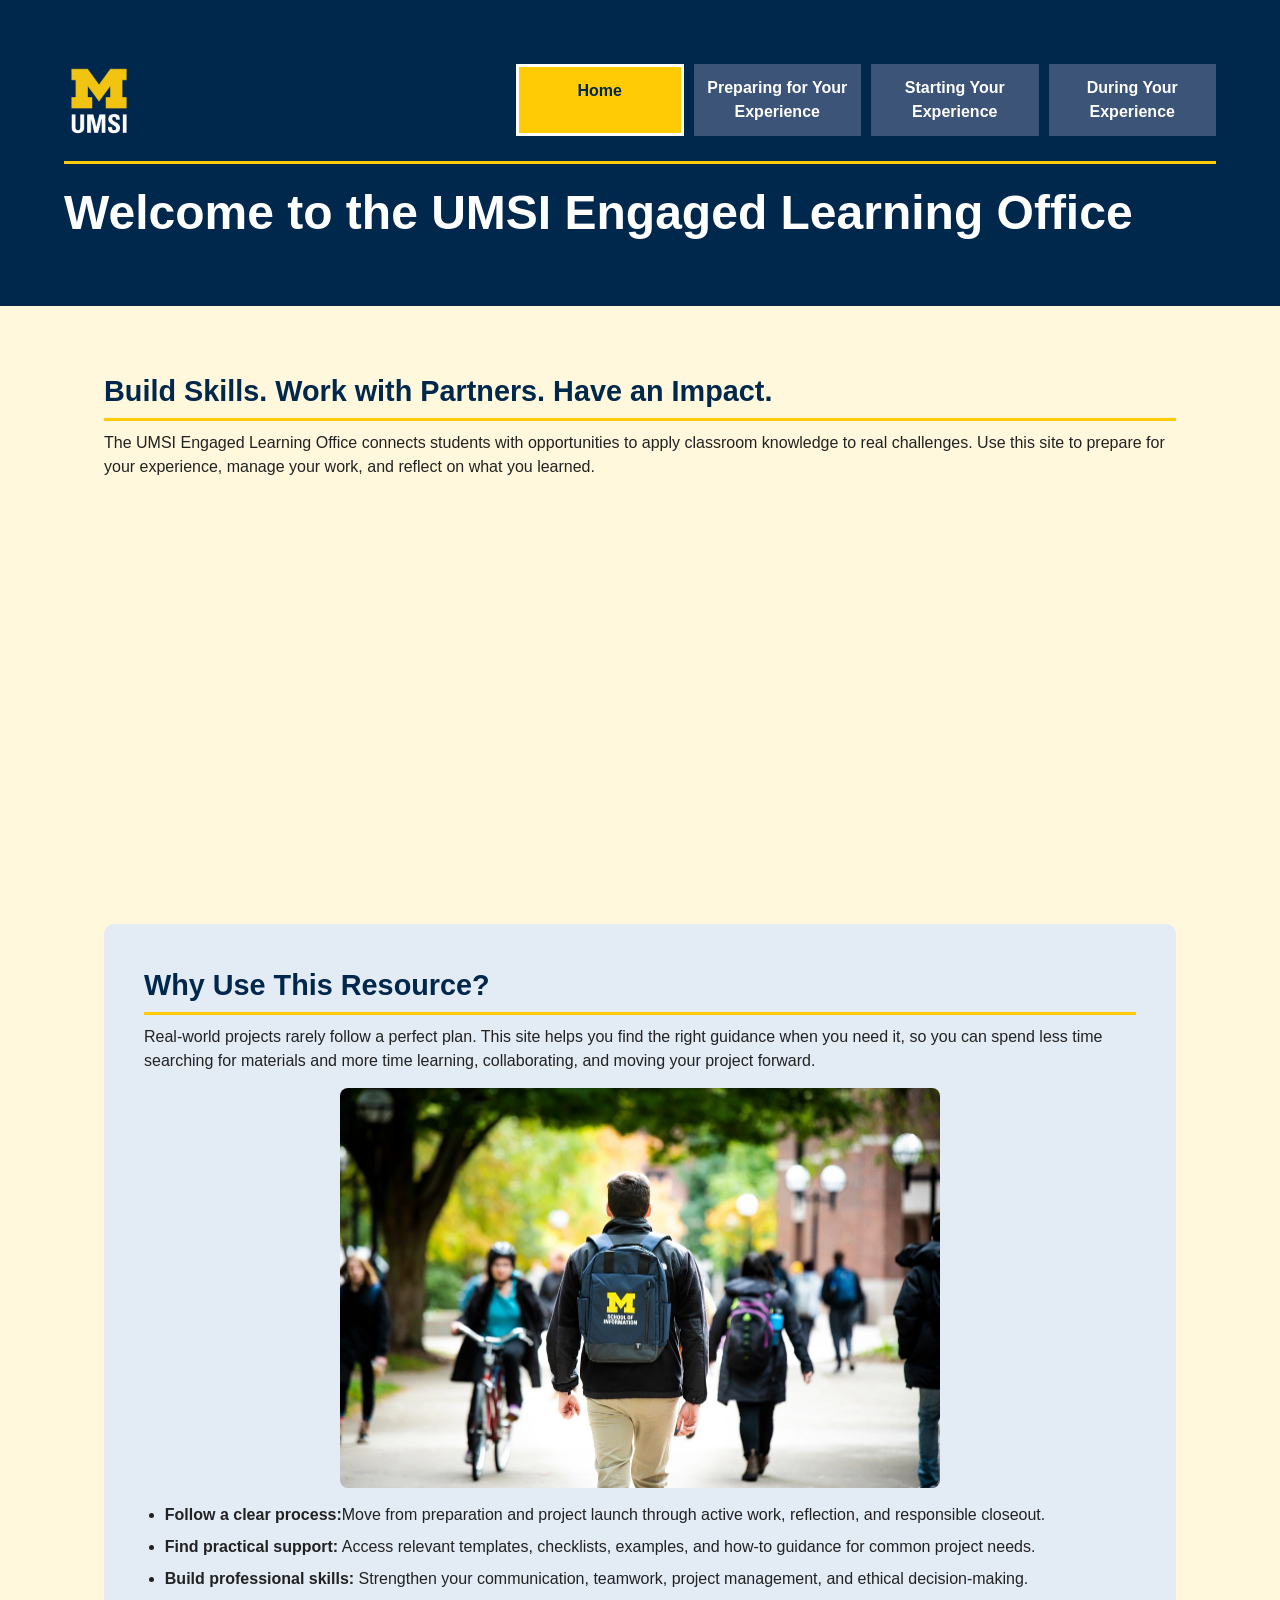
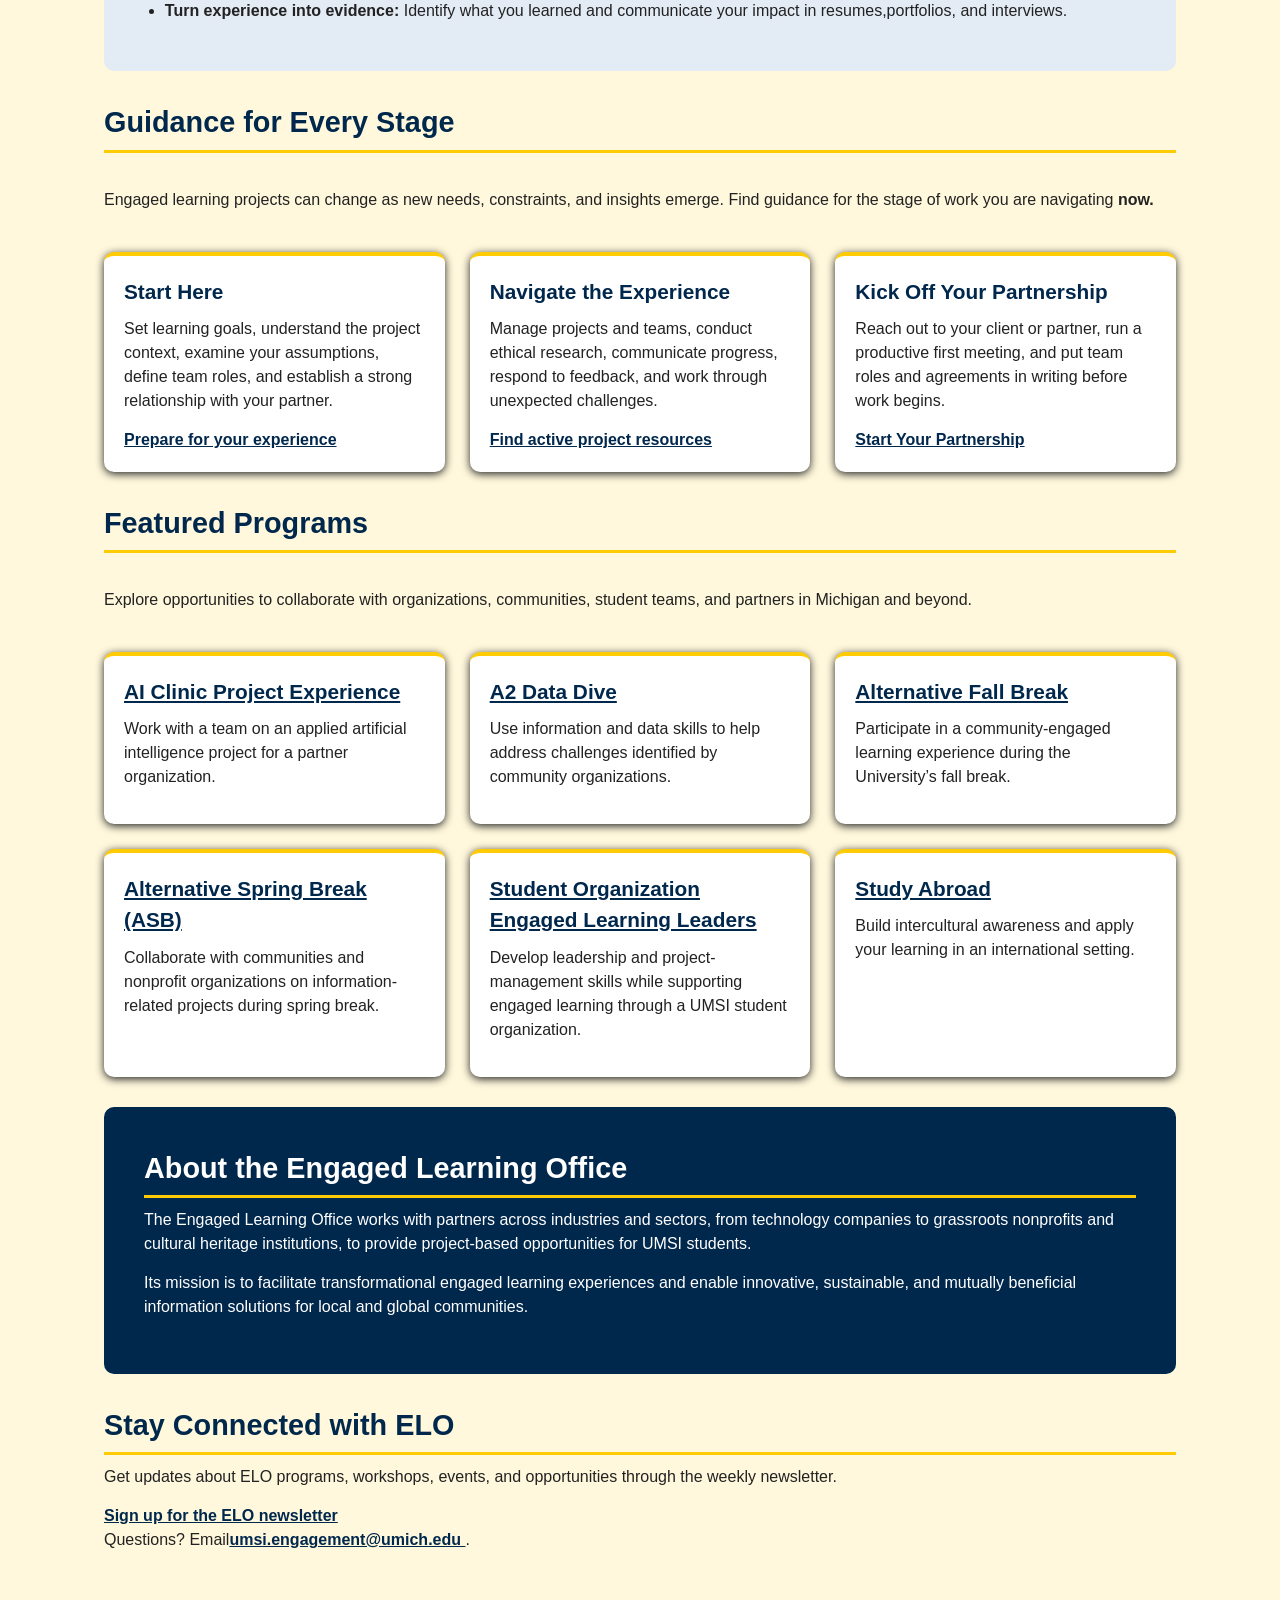
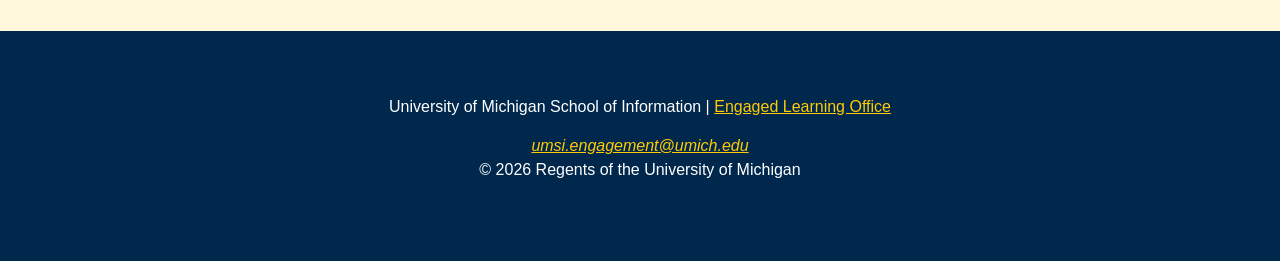
<file: index.html>
<!DOCTYPE html>
<html lang="en">
<head>
    <meta charset="UTF-8">
    <meta name="viewport" content="width=device-width, initial-scale=1.0">
    <link rel="stylesheet" href="css/html5reset.css">
    <link rel="stylesheet" href="css/style.css">
    <title>Engaged Learning Resources | UMSI</title>

</head>
<body>

    <header>
  <a href = "#main">Skip to Main Content</a>
        <img src="images/UMSI_signature_vertical_informal_solidblue.jpg" alt="UMSI Logo">
        <nav>
            <ul>
                <li><a href = "index.html" class="current">Home</a></li>
                <li><a href = "prep.html">Preparing for Your Experience</a></li>
                <li><a href = "starting.html">Starting Your Experience</a></li>
                <li><a href = "during.html">During Your Experience</a></li>
            </ul>
        </nav>
    <h1>Welcome to the UMSI Engaged Learning Office</h1>

    </header>
    <main id="main">
    <section>
      <h2>Build Skills. Work with Partners. Have an Impact.</h2>
      <p>
       The UMSI Engaged Learning Office connects students with opportunities to apply classroom knowledge to real challenges. Use this site to prepare for your experience, manage your work, and reflect on what you learned.
      </p>

      <iframe width="560" height="315" src="https://www.youtube.com/embed/81ZO9RfIJEQ?si=tBp82YWZMl1u7CVS" title="YouTube video player" allow="accelerometer; autoplay; clipboard-write; encrypted-media; gyroscope; picture-in-picture; web-share" referrerpolicy="strict-origin-when-cross-origin" allowfullscreen></iframe>
         <!-- Note: this iframe might cause an Axe ARIA error - that's not on you that's on YouTube! -->
    </section>

<section class="band">
    <h2>Why Use This Resource?</h2>

    <p>Real-world projects rarely follow a perfect plan. This site helps you find the right guidance when you need it, so you can spend less time searching for materials and more time learning, collaborating, and moving your project forward.
    </p>
        <img src="images/UMSI_CampusFall_UMSIBackpack_02.jpg" alt="A student wears a UMSI backpack in fall on the drag.">
    <ul>
        <li><strong>Follow a clear process:</strong>Move from preparation and project launch through active work, reflection, and responsible closeout.</li>
        <li><strong>Find practical support:</strong> Access relevant templates, checklists, examples, and how-to guidance for common project needs.</li>
        <li><strong>Build professional skills:</strong> Strengthen your communication, teamwork, project management, and ethical decision-making.</li>
        <li><strong>Turn experience into evidence:</strong> Identify what you learned and communicate your impact in resumes,portfolios, and interviews.</li>
    </ul>
</section>

 <section class="cards">
    <h2>Guidance for Every Stage</h2>
    <p>Engaged learning projects can change as new needs, constraints, and insights emerge. Find guidance for the stage of work you are navigating <strong>now.</strong></p>
    <article>
      <h3>Start Here</h3>
      <p>Set learning goals, understand the project context, examine your assumptions, define team roles, and establish a strong relationship with your partner.</p>
      <a href="prep.html">Prepare for your experience</a>
    </article>

    <article>
      <h3>Navigate the Experience</h3>
      <p>Manage projects and teams, conduct ethical research, communicate progress, respond to feedback, and work through unexpected challenges.</p>
      <a href="during.html">Find active project resources</a>
    </article>

    <article>
      <h3>Kick Off Your Partnership</h3>
      <p>Reach out to your client or partner, run a productive first meeting, and put team roles and agreements in writing before work begins.</p>
      <a href="starting.html">Start Your Partnership</a>
    </article>
  </section>

   <section class="cards">
    <h2>Featured Programs</h2>
    <p>Explore opportunities to collaborate with organizations, communities, student teams, and partners in Michigan and beyond.</p>
    <article>
    <h3><a href="https://mcompass.umich.edu/_portal/tds-program-brochure?programid=12810">AI Clinic Project Experience</a></h3>
    <p>Work with a team on an applied artificial intelligence project for a partner organization.</p>
    </article>

    <article>
    <h3><a href="https://mcompass.umich.edu/_portal/tds-program-brochure?programid=12556">A2 Data Dive</a></h3>
    <p>Use information and data skills to help address challenges identified by community organizations.</p>
    </article>

     <article>
      <h3><a href="https://mcompass.umich.edu/_portal/tds-program-brochure?programid=11297">Alternative Fall Break</a></h3>
      <p>Participate in a community-engaged learning experience during the University’s fall break.</p>
    </article>

    <article>
      <h3><a href="https://mcompass.umich.edu/_portal/tds-program-brochure?programid=10621">Alternative Spring Break (ASB)</a></h3>
       <p>Collaborate with communities and nonprofit organizations on information-related projects during spring break.</p>
    </article>

    <article>
      <h3><a href="https://mcompass.umich.edu/_portal/tds-program-brochure?programid=12294">Student Organization Engaged Learning Leaders</a></h3>
       <p>Develop leadership and project-management skills while supporting engaged learning through a UMSI student organization.</p>
    </article>

    <article>
      <h3><a href="https://www.si.umich.edu/student-life/study-abroad">Study Abroad</a></h3>
      <p>Build intercultural awareness and apply your learning in an international setting. </p>
    </article>
   </section>
  <section class="dark">
    <h2>About the Engaged Learning Office</h2>
    <p>The Engaged Learning Office works with partners across industries and sectors, from technology companies to grassroots nonprofits and cultural heritage institutions, to provide project-based opportunities for UMSI students.</p>
    <p>Its mission is to facilitate transformational engaged learning experiences and enable innovative, sustainable, and mutually beneficial information solutions for local and global communities.</p>
  </section>
  <aside>
    <h2>Stay Connected with ELO</h2>
    <p>Get updates about ELO programs, workshops, events, and opportunities through the weekly newsletter.</p>
    <div>
       <a href="https://umsi.info/elo-newsletter"> Sign up for the ELO newsletter</a>
    </div>
    <p>Questions? Email<a href="mailto:umsi.engagement@umich.edu">umsi.engagement@umich.edu </a>.</p>
  </aside>


        <!-- Content taken & modified from UMGPT with the prompt, "Write me a webpage of intro content to help meet the following requirements - this is for the home page": and then pasted in the client objectives & project requirements"
        UMGPT. (2026). UMGPT ( GPT-5.6 Sol September 7th version) [Large language model]. -->
    </main>
    <footer>
        <p>University of Michigan School of Information | <a href="https://www.si.umich.edu/programs/engaged-learning/about-engaged-learning-office">Engaged Learning Office </a></p>
      <address>
        <a href="mailto:umsi.engagement@umich.edu">umsi.engagement@umich.edu</a>
      </address>
      <p>&copy; <span id="year">2026</span> Regents of the University of Michigan</p>
    </footer>
    <script src="js/script.js"></script>
</body>
</html>
</file>
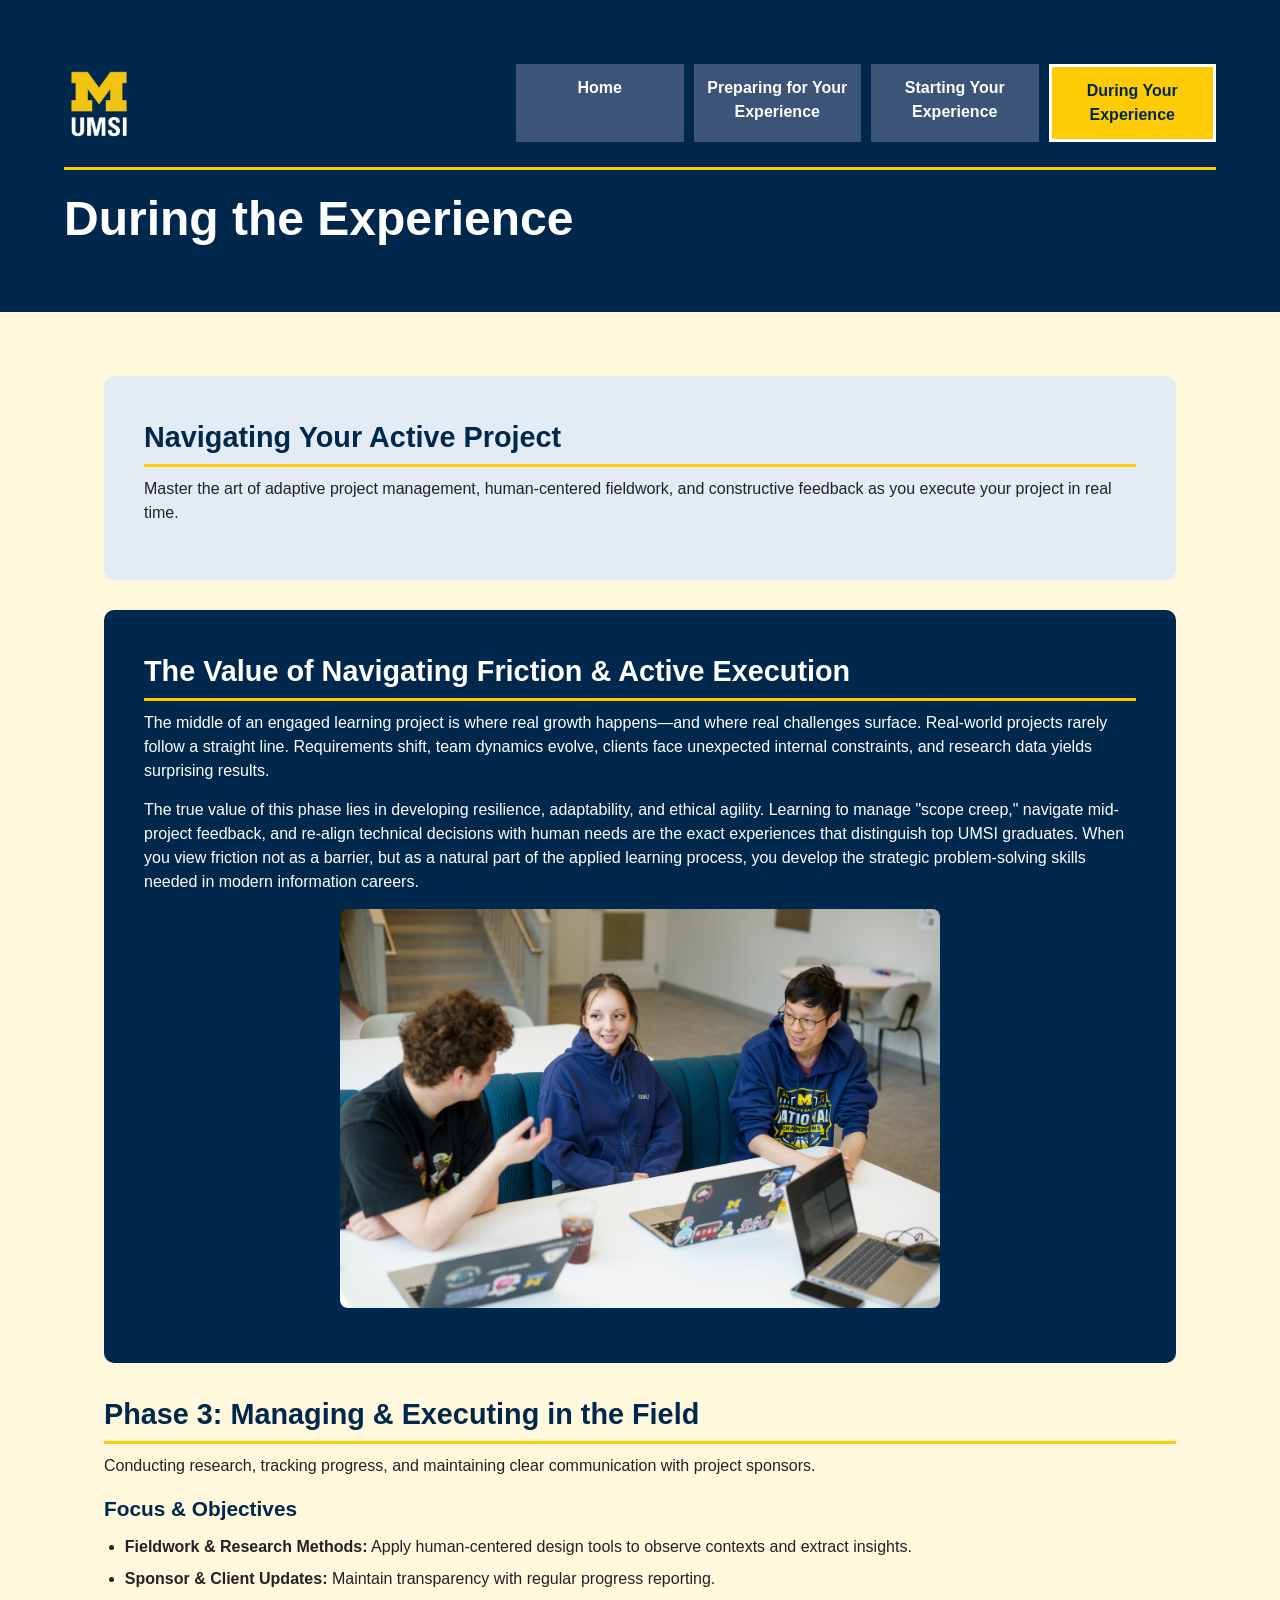
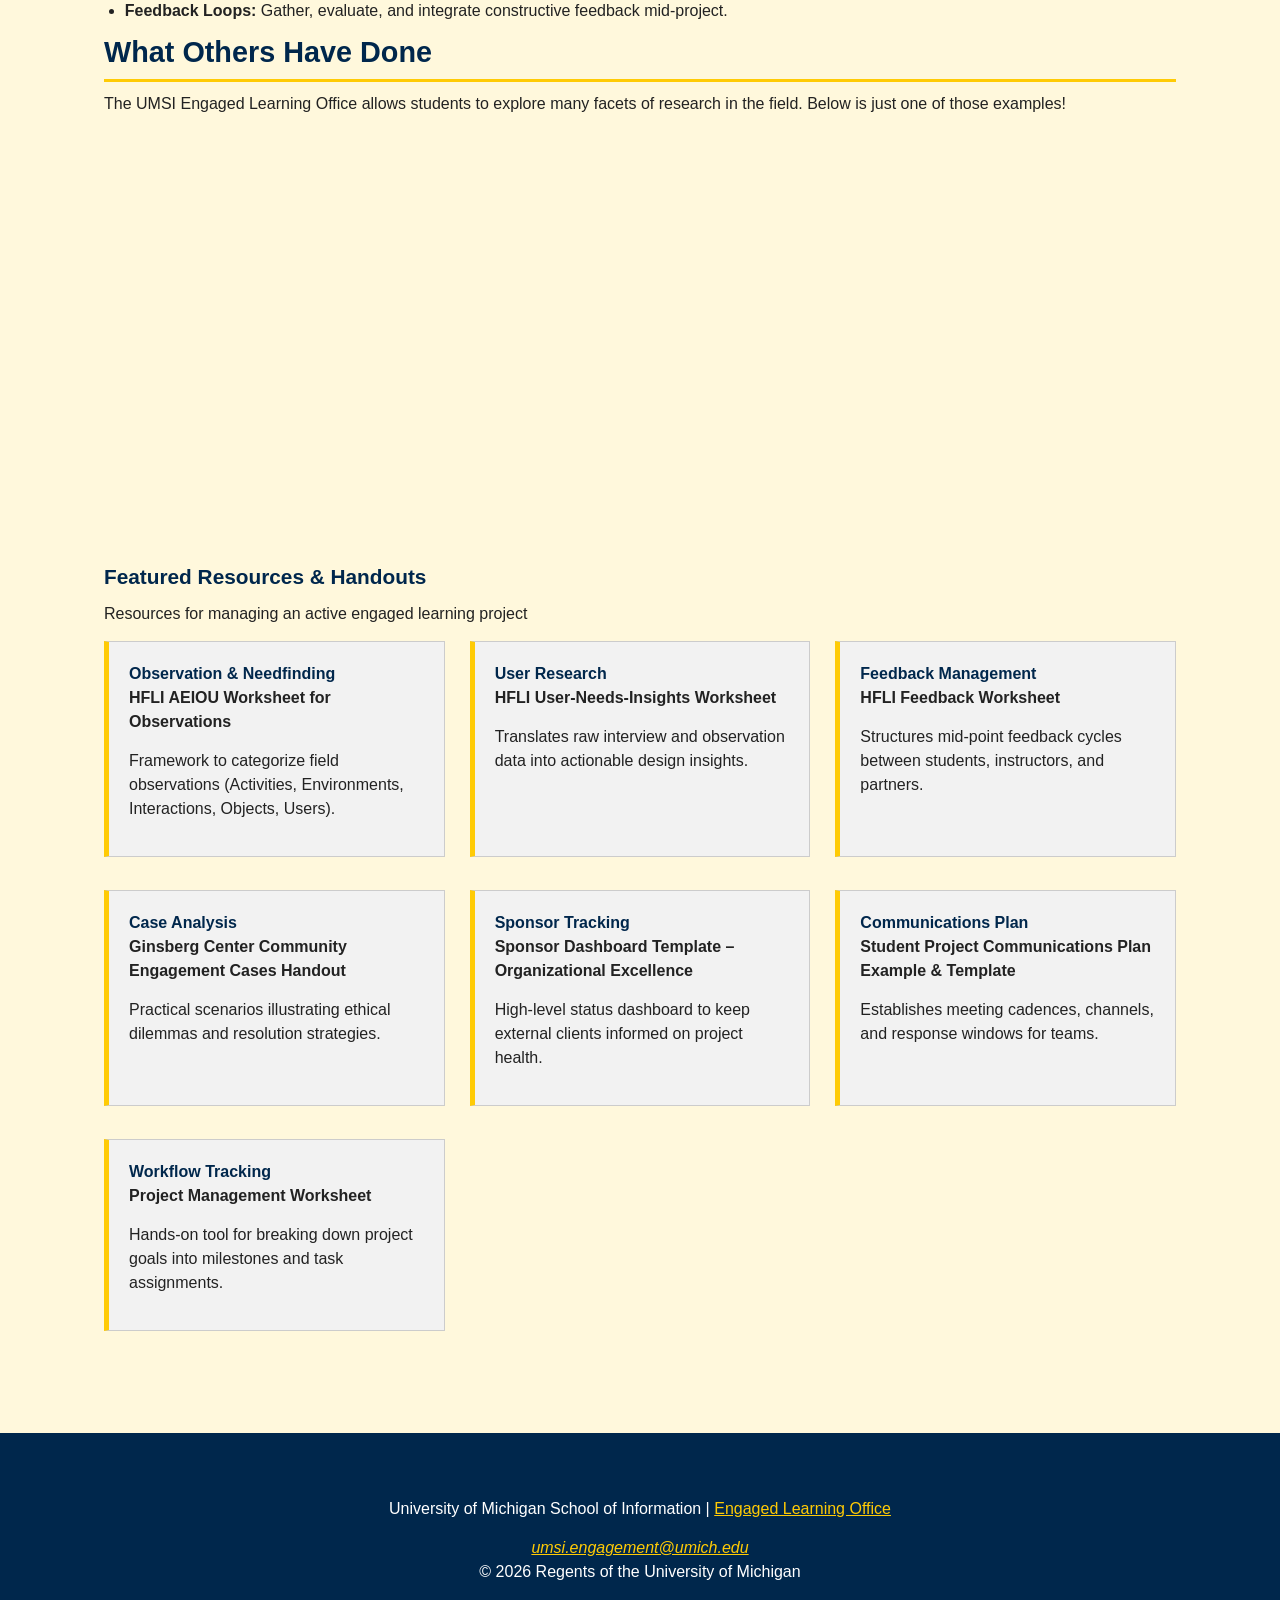
<file: during.html>
<!DOCTYPE html>
<html lang="en">
<head>
    <meta charset="UTF-8">
    <meta name="viewport" content="width=device-width, initial-scale=1.0">
    <link rel="stylesheet" href="css/html5reset.css">
    <link rel="stylesheet" href="css/style.css">
    <title>During Your Experience</title>
</head>
<body>
    <header>
  <a href = "#main">Skip to Main Content</a>
        <img src="images/UMSI_signature_vertical_informal_solidblue.jpg" alt="UMSI Logo">
        <nav>
            <ul>
                <li><a href = "index.html">Home</a></li>
                <li><a href = "prep.html">Preparing for Your Experience</a></li>
                <li><a href = "starting.html">Starting Your Experience</a></li>
                <li><a href = "during.html" class="current">During Your Experience</a></li>
            </ul>
        </nav>
    <h1>During the Experience</h1>
  </header>
<main id="main">
  
<section class="band">
  <h2>Navigating Your Active Project</h2>
  <p>Master the art of adaptive project management, human-centered fieldwork, and constructive feedback as you execute your project in real time.</p>
</section>
 
<section class="dark">
  <h2>The Value of Navigating Friction & Active Execution</h2>
  <p>The middle of an engaged learning project is where real growth happens—and where real challenges surface. Real-world projects rarely follow a straight line. Requirements shift, team dynamics evolve, clients face unexpected internal constraints, and research data yields surprising results.</p>
  <p>The true value of this phase lies in developing resilience, adaptability, and ethical agility. Learning to manage "scope creep," navigate mid-project feedback, and re-align technical decisions with human needs are the exact experiences that distinguish top UMSI graduates. When you view friction not as a barrier, but as a natural part of the applied learning process, you develop the strategic problem-solving skills needed in modern information careers.</p>
  <img src="images/UMSI_ViewbookPHD2026_03.jpg" alt="UMSI Project Team">
 
 
</section>
 
<section>
  <h2>Phase 3: Managing & Executing in the Field</h2>
  <p>Conducting research, tracking progress, and maintaining clear communication with project sponsors.</p>
  <article>
    <h3>Focus & Objectives</h3>
    <ul>
      <li><strong>Fieldwork & Research Methods:</strong> Apply human-centered design tools to observe contexts and extract insights.</li>
      <li><strong>Sponsor & Client Updates:</strong> Maintain transparency with regular progress reporting.</li>
      <li><strong>Feedback Loops:</strong> Gather, evaluate, and integrate constructive feedback mid-project.</li>
    </ul>
    <section>
      <h2>What Others Have Done</h2>
      <p>
       The UMSI Engaged Learning Office allows students to explore many facets of research in the field. Below is just one of those examples!
      </p>
 
      <iframe width="560" height="315" src="https://www.youtube.com/embed/lwVCDch5Guw" title="YouTube video player" allow="accelerometer; autoplay; clipboard-write; encrypted-media; gyroscope; picture-in-picture; web-share" referrerpolicy="strict-origin-when-cross-origin" allowfullscreen></iframe>
    </section>
  </article>
  <article>
  <h3>Featured Resources & Handouts</h3>
  <p>Resources for managing an active engaged learning project</p>
  <ul class="resource-grid">
    <li>
      <h4>Observation &amp; Needfinding</h4>
      <p><strong>HFLI AEIOU Worksheet for Observations</strong></p>
      <p>Framework to categorize field observations (Activities, Environments, Interactions, Objects, Users).</p>
    </li>
    <li>
      <h4>User Research</h4>
      <p><strong>HFLI User-Needs-Insights Worksheet</strong></p>
      <p>Translates raw interview and observation data into actionable design insights.</p>
    </li>
    <li>
      <h4>Feedback Management</h4>
      <p><strong>HFLI Feedback Worksheet</strong></p>
      <p>Structures mid-point feedback cycles between students, instructors, and partners.</p>
    </li>
    <li>
      <h4>Case Analysis</h4>
      <p><strong>Ginsberg Center Community Engagement Cases Handout</strong></p>
      <p>Practical scenarios illustrating ethical dilemmas and resolution strategies.</p>
    </li>
    <li>
      <h4>Sponsor Tracking</h4>
      <p><strong>Sponsor Dashboard Template &ndash; Organizational Excellence</strong></p>
      <p>High-level status dashboard to keep external clients informed on project health.</p>
    </li>
    <li>
      <h4>Communications Plan</h4>
      <p><strong>Student Project Communications Plan Example &amp; Template</strong></p>
      <p>Establishes meeting cadences, channels, and response windows for teams.</p>
    </li>
    <li>
      <h4>Workflow Tracking</h4>
      <p><strong>Project Management Worksheet</strong></p>
      <p>Hands-on tool for breaking down project goals into milestones and task assignments.</p>
    </li>
  </ul>
</article>
  </section>
</main>
<footer>
       <p>University of Michigan School of Information | <a href="https://www.si.umich.edu/programs/engaged-learning/about-engaged-learning-office">Engaged Learning Office</a></p>
       <address>
           <a href="mailto:umsi.engagement@umich.edu">umsi.engagement@umich.edu</a>
       </address>
       <p>&copy; <span id="year">2026</span> Regents of the University of Michigan</p>
   </footer>
   <script src="js/script.js"></script>
</body>
 
</html>
</file>
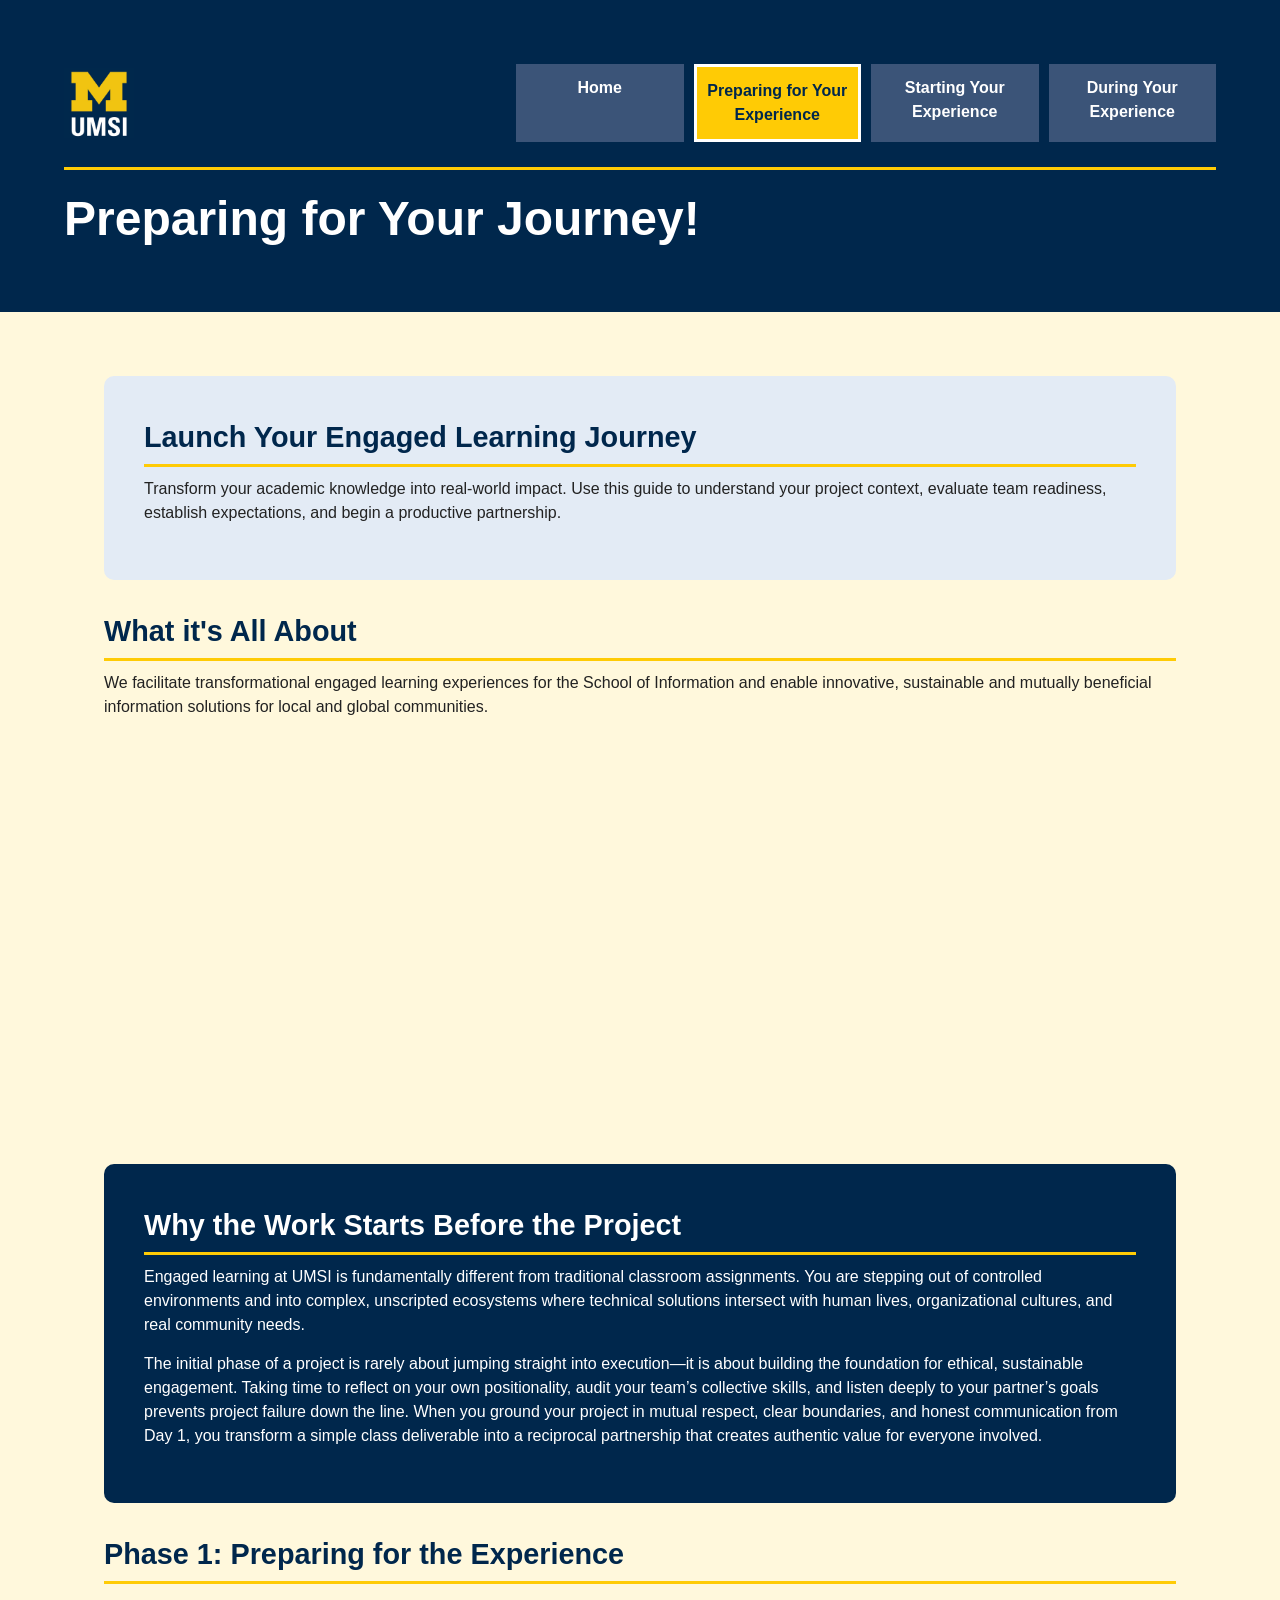
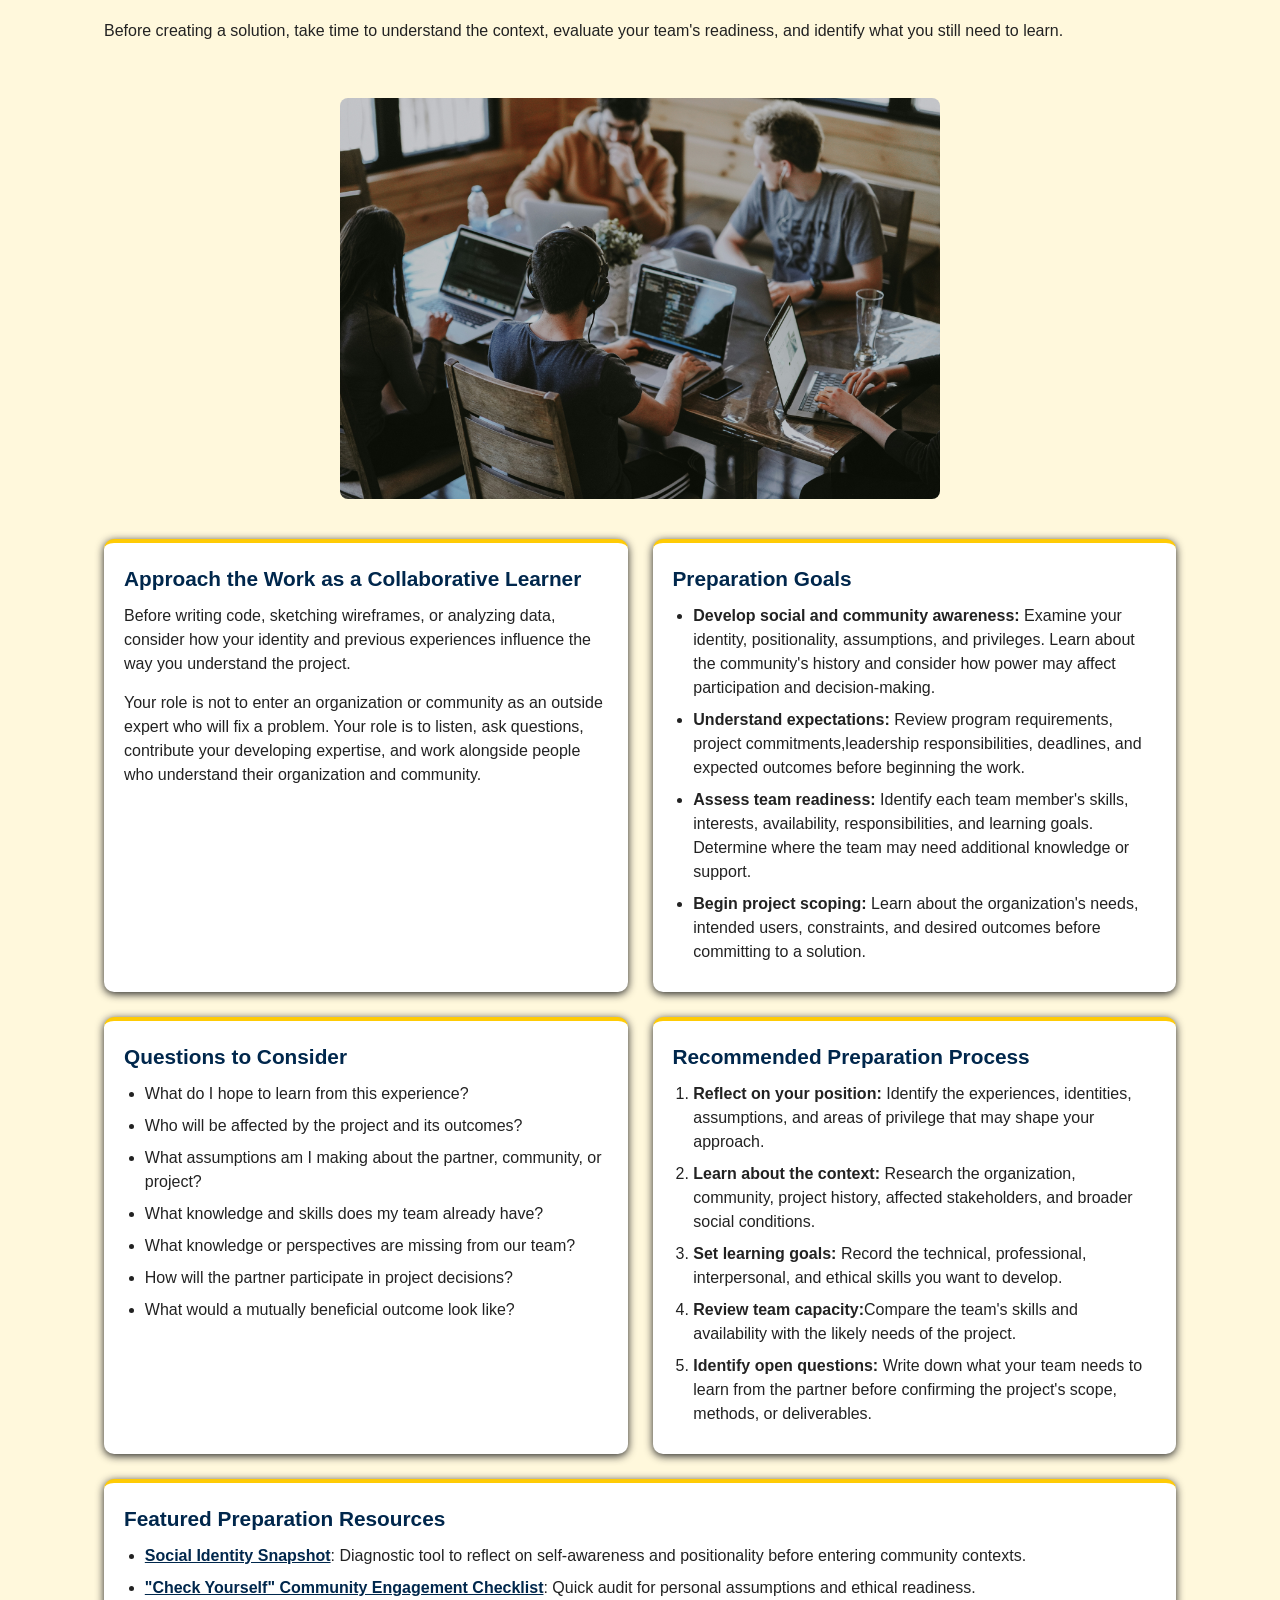
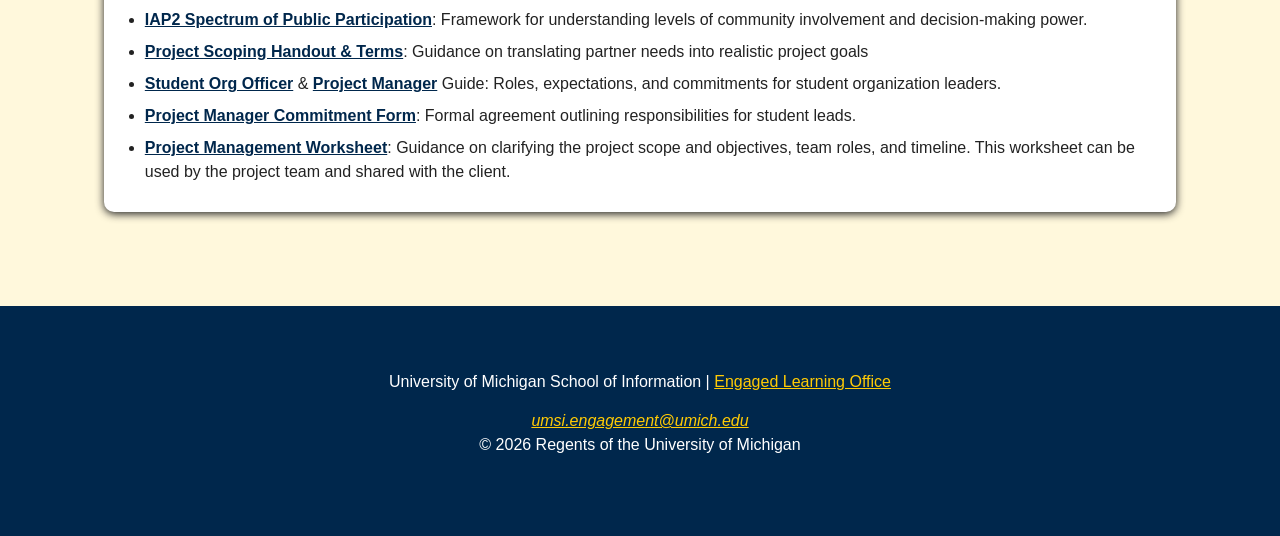
<file: prep.html>
<!DOCTYPE html>
<html lang="en">
<head>
    <meta charset="UTF-8">
    <meta name="viewport" content="width=device-width, initial-scale=1.0">
    <link rel="stylesheet" href="css/html5reset.css">
    <link rel="stylesheet" href="css/style.css">
    <title>Preparing Your Experience</title>
</head>
<body>

    <header>
  <a href = "#main">Skip to Main Content</a>
        <img src="images/UMSI_signature_vertical_informal_solidblue.jpg" alt="UMSI Logo">
        <nav>
            <ul>
                <li><a href = "index.html">Home</a></li>
                <li><a href = "prep.html" class = "current">Preparing for Your Experience</a></li>
                <li><a href = "starting.html">Starting Your Experience</a></li>
                <li><a href = "during.html">During Your Experience</a></li>
            </ul>
        </nav>
    <h1>Preparing for Your Journey!</h1>
  </header>
<main id="main">
  
<section class="band">
  <h2>Launch Your Engaged Learning Journey</h2>
  <p>Transform your academic knowledge into real-world impact. Use this guide to understand your project context, evaluate team readiness, establish expectations, and begin a productive partnership.</p>
</section>
<section>
      <h2>What it's All About</h2>
      <p>
       We facilitate transformational engaged learning experiences for the School of Information and enable innovative, sustainable and mutually beneficial information solutions for local and global communities.
      </p>

      <iframe width="560" height="315" src="https://www.youtube.com/embed/K7b5nvVBdrg" title="YouTube video player" allow="accelerometer; autoplay; clipboard-write; encrypted-media; gyroscope; picture-in-picture; web-share" referrerpolicy="strict-origin-when-cross-origin" allowfullscreen></iframe>
    </section>

<section class="dark">
  <h2>Why the Work Starts Before the Project</h2>
  <p>Engaged learning at UMSI is fundamentally different from traditional classroom assignments. You are stepping out of controlled environments and into complex, unscripted ecosystems where technical solutions intersect with human lives, organizational cultures, and real community needs.</p>
  <p>The initial phase of a project is rarely about jumping straight into execution—it is about building the foundation for ethical, sustainable engagement. Taking time to reflect on your own positionality, audit your team’s collective skills, and listen deeply to your partner’s goals prevents project failure down the line. When you ground your project in mutual respect, clear boundaries, and honest communication from Day 1, you transform a simple class deliverable into a reciprocal partnership that creates authentic value for everyone involved.</p>


</section>

<section class="cards stack">
  <h2>Phase 1: Preparing for the Experience</h2>
  <p>Before creating a solution, take time to understand the context, evaluate your team's readiness, and identify what you still need to learn.</p>
  <img src="images/annie-spratt-QckxruozjRg-unsplash.jpg" alt="collaborating">
  <article>
    <h3>Approach the Work as a Collaborative Learner</h3>
    <p>Before writing code, sketching wireframes, or analyzing data, consider how your identity and previous experiences influence the way you understand the project.</p>
    <p>Your role is not to enter an organization or community as an outside expert who will fix a problem. Your role is to listen, ask questions, contribute your developing expertise, and work alongside people who understand their organization and community.</p>
  </article>

  <article>
    <h3>Preparation Goals</h3>
    <ul>
      <li><strong>Develop social and community awareness:</strong> Examine your identity, positionality, assumptions, and privileges. Learn about the community's history and consider how power may affect participation and decision-making.
      </li>
      <li><strong>Understand expectations:</strong> Review program requirements, project commitments,leadership responsibilities, deadlines, and expected outcomes before beginning the work.</li>
      <li><strong>Assess team readiness:</strong> Identify each team member's skills, interests, availability, responsibilities, and learning goals. Determine where the team may need additional knowledge or support.</li>
      <li><strong>Begin project scoping:</strong> Learn about the organization's needs, intended users, constraints, and desired outcomes before committing to a solution.
      </li>
    </ul>
  </article>

  <article>
    <h3>Questions to Consider</h3>
    <ul>
      <li>What do I hope to learn from this experience?</li>
      <li>Who will be affected by the project and its outcomes?</li>
      <li>What assumptions am I making about the partner, community, or project?</li>
      <li>What knowledge and skills does my team already have?</li>
      <li>What knowledge or perspectives are missing from our team?</li>
      <li>How will the partner participate in project decisions?</li>
      <li>What would a mutually beneficial outcome look like?</li>
    </ul>
  </article>

  <article>
    <h3>Recommended Preparation Process</h3>
    <ol>
      <li><strong>Reflect on your position:</strong> Identify the experiences, identities, assumptions, and areas of privilege that may shape your approach.</li>
      <li><strong>Learn about the context:</strong> Research the organization, community, project history, affected stakeholders, and broader social conditions.</li>
      <li><strong>Set learning goals:</strong> Record the technical, professional, interpersonal, and ethical skills you want to develop.</li>
      <li><strong>Review team capacity:</strong>Compare the team's skills and availability with the likely needs of the project. </li>
      <li><strong>Identify open questions:</strong> Write down what your team needs to learn from the partner before confirming the project's scope, methods, or deliverables.
      </li>
    </ol>
  </article>

  <article>
    <h3>Featured Preparation Resources</h3>
    <ul>
      <li><a href="https://sites.lsa.umich.edu/equitable-teaching/social-identity-snapshot">Social Identity Snapshot</a>: Diagnostic tool to reflect on self-awareness and positionality before entering community contexts.</li>
      <li><a href="https://docs.google.com/document/d/1Qt9YeStVwDHjwJhOLAz42JSNQR2lFMurdUtxtdrGkuc/edit?tab=t.0#heading=h.ch0bvccjkrzn">"Check Yourself" Community Engagement Checklist</a>: Quick audit for personal assumptions and ethical readiness.</li>
      <li><a href="https://drive.google.com/file/d/1zc1RNlrDxV51-muOERdDTnINQcquJpOA/view?usp=sharing">IAP2 Spectrum of Public Participation</a>: Framework for understanding levels of community involvement and decision-making power.</li>
      <li><a href="https://docs.google.com/document/d/1TrEDolwmOIlXgYgAP9VvlOGoYOwFfe6KxzZOgZSVYVw/edit?usp=drive_link">Project Scoping Handout & Terms</a>: Guidance on translating partner needs into realistic project goals</li>
      <li><a href="https://docs.google.com/document/d/1AexsV_JeSd0kRUBbcifZpfBu6y6Zi8Y0iJScp1I3gkM/edit?usp=drive_link">Student Org Officer</a> & <a href="https://docs.google.com/document/u/0/d/1uwOOS0TrXWzcSShj8DUFpckWo0t1UNu_Q7WVbZnLhX0/edit">Project Manager</a> Guide: Roles, expectations, and commitments for student organization leaders.</li>
      <li><a href="https://docs.google.com/document/d/1U4lCNGyWKJ3C2i_VgFqAR45Z4zF1FehuthuqT-M2wdI/edit?usp=drive_link">Project Manager Commitment Form</a>: Formal agreement outlining responsibilities for student leads.</li>
      <li><a href="https://docs.google.com/document/d/1twc-7TYWmb_PNrOBiDI1NuJqJAuhluTICr22GRd_NLc/edit?usp=drive_link">Project Management Worksheet</a>: Guidance on clarifying the project scope and objectives, team roles, and timeline. This worksheet can be used by the project team and shared with the client.</li>
    </ul>
  </article>
</section>

<!-- Content taken & modified from UMGPT with the prompt, "for the same content write me some intro content and resources for a prep page using the ELO content below" - this was after I had asked for content for the home page. " UMGPT. (2026). UMGPT ( GPT-5.6 Sol September 7th version) [Large language model]. -->
</main>
<footer>
        <p>University of Michigan School of Information | <a href="https://www.si.umich.edu/programs/engaged-learning/about-engaged-learning-office">Engaged Learning Office </a></p>
      <address>
        <a href="mailto:umsi.engagement@umich.edu">umsi.engagement@umich.edu</a>
      </address>
      <p>&copy; <span id="year">2026</span> Regents of the University of Michigan</p>
    </footer>
    <script src="js/script.js"></script>
</body>

</html>
</file>
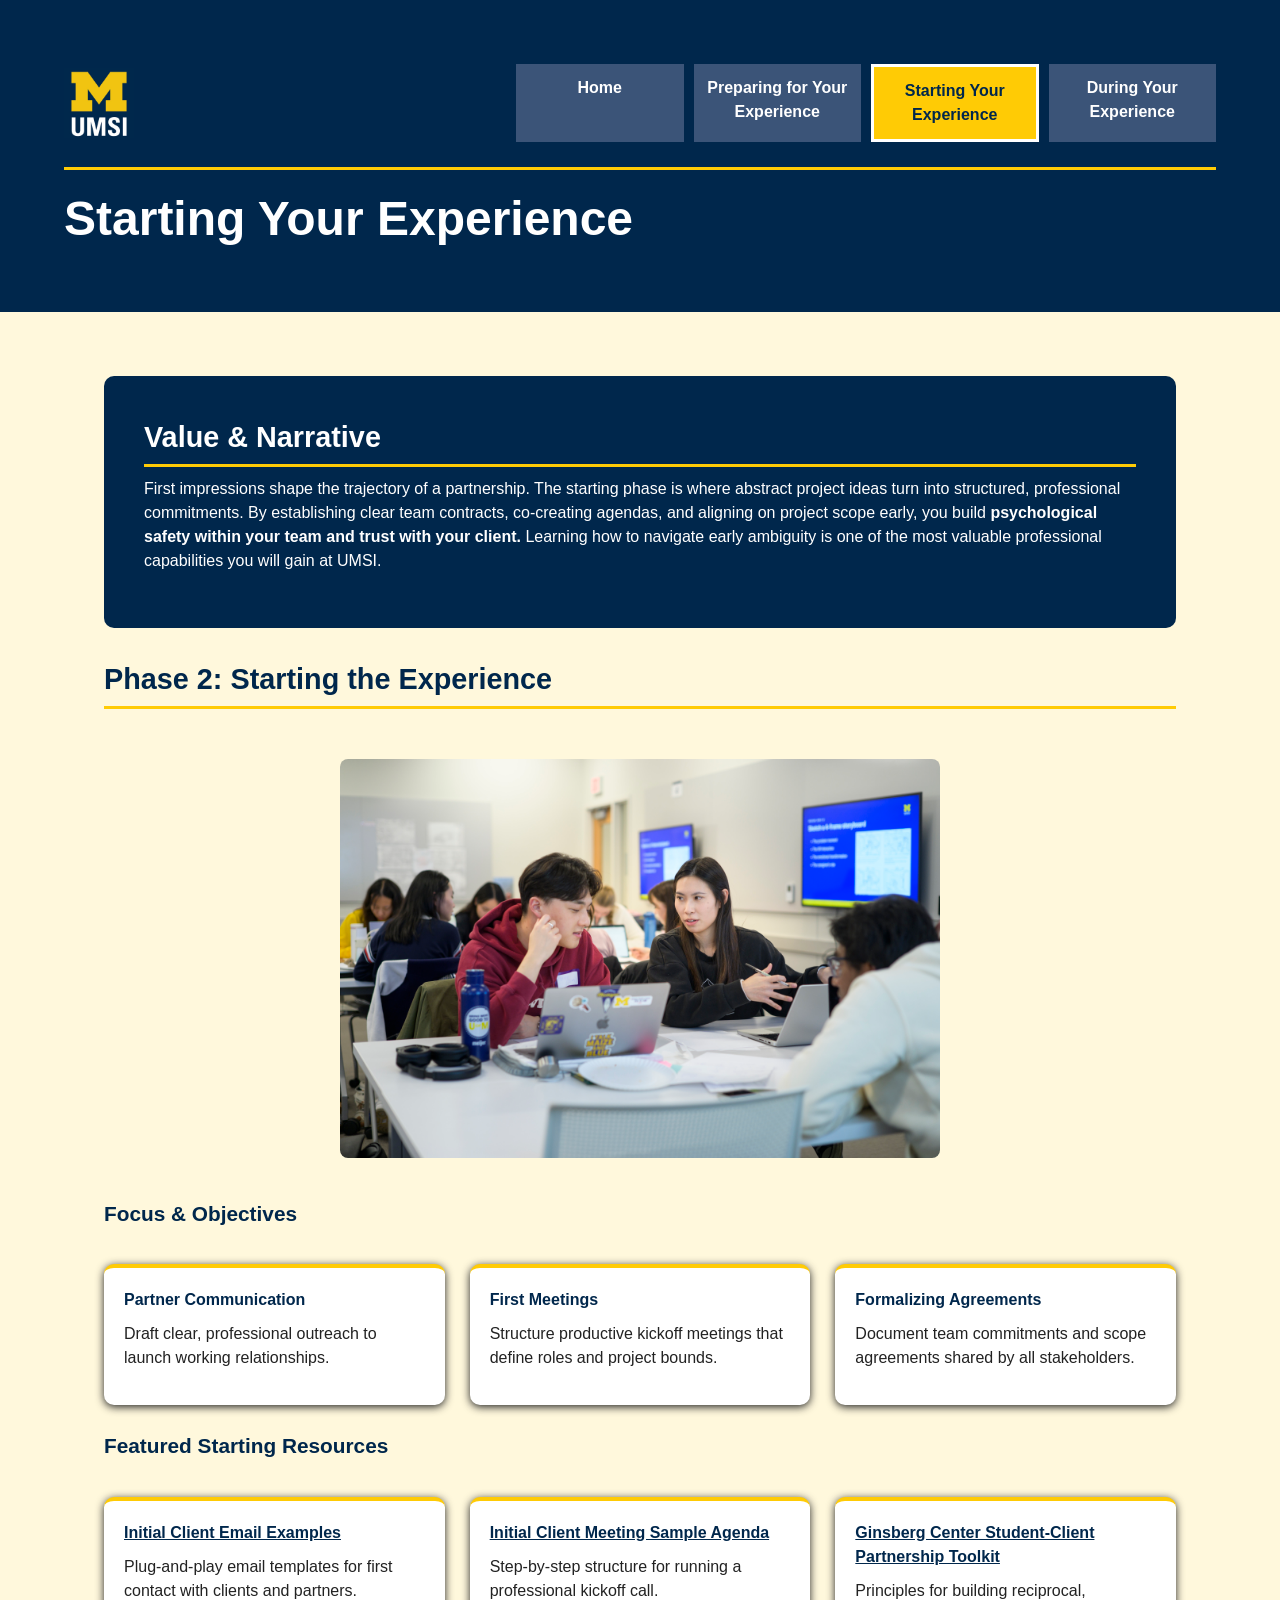
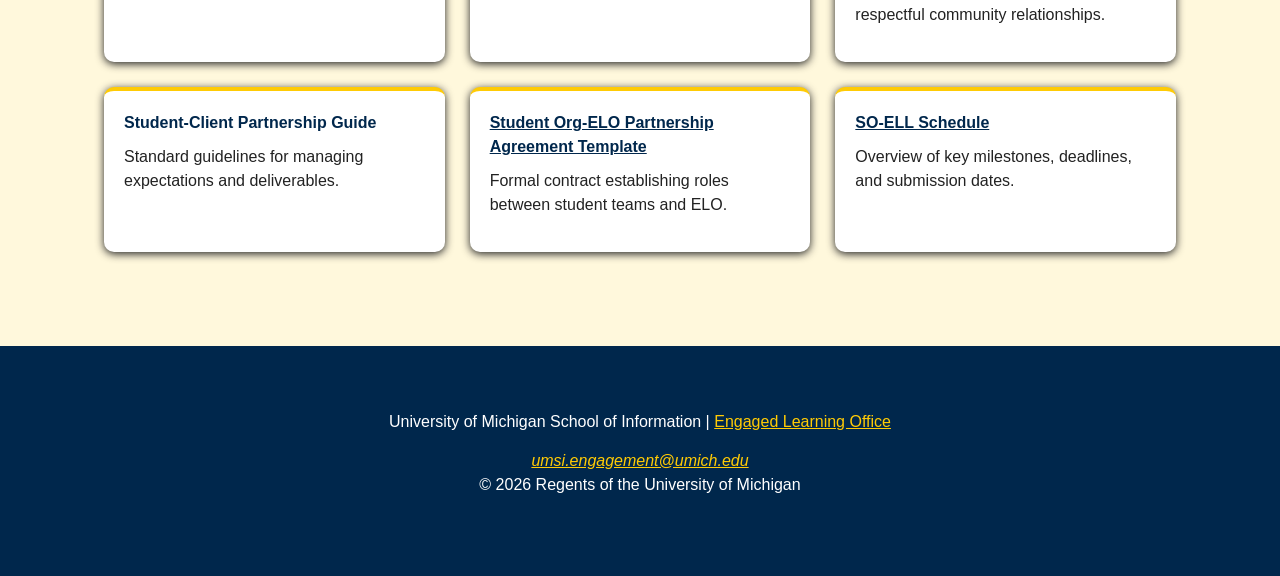
<file: starting.html>
<!DOCTYPE html>
<html lang="en">
<head>
    <meta charset="UTF-8">
    <meta name="viewport" content="width=device-width, initial-scale=1.0">
    <link rel="stylesheet" href="css/html5reset.css">
    <link rel="stylesheet" href="css/style.css">
    <title>Starting Your Experience</title>
</head>
<body>
    <header>
  <a href = "#main">Skip to Main Content</a>
        <img src="images/UMSI_signature_vertical_informal_solidblue.jpg" alt="UMSI Logo">
        <nav>
            <ul>
                <li><a href = "index.html">Home</a></li>
                <li><a href = "prep.html">Preparing for Your Experience</a></li>
                <li><a href = "starting.html" class="current">Starting Your Experience</a></li>
                <li><a href = "during.html">During Your Experience</a></li>
            </ul>
        </nav>
    <h1>Starting Your Experience</h1>
  </header>
<main id="main">
 
<section class="dark">
  <h2>Value & Narrative</h2>
  <p>First impressions shape the trajectory of a partnership. The starting phase is where abstract project ideas turn into structured, professional commitments. By establishing clear team contracts, co-creating agendas, and aligning on project scope early, you build <strong>psychological safety within your team and trust with your client.</strong> Learning how to navigate early ambiguity is one of the most valuable professional capabilities you will gain at UMSI.</p>
</section>
  <section class="cards">
    <h2>Phase 2: Starting the Experience</h2>
    <img src="images/UMSI_DesignJam_MixelStudio_11052025_05.jpg" alt="UMSI Working Together">
 
    <h3>Focus &amp; Objectives</h3>
 
    <article>
      <h4>Partner Communication</h4>
      <p>Draft clear, professional outreach to launch working relationships.</p>
    </article>
 
    <article>
      <h4>First Meetings</h4>
      <p>Structure productive kickoff meetings that define roles and project bounds.</p>
    </article>
 
    <article>
      <h4>Formalizing Agreements</h4>
      <p>Document team commitments and scope agreements shared by all stakeholders.</p>
    </article>
 
    <h3>Featured Starting Resources</h3>
 
    <article>
      <h4><a href="https://docs.google.com/document/d/1fWFXwoW5fKX_Tctn97Gio5XZDwILNlqIOyKKE8Yk5J0/edit?usp=drive_link">Initial Client Email Examples</a></h4>
      <p>Plug-and-play email templates for first contact with clients and partners.</p>
    </article>
 
    <article>
      <h4><a href="https://docs.google.com/document/d/1ItXxYauAcPoaGMUZWuJsX-OLFfGmeBOWT7JNhoZxGyU/edit?usp=drive_link">Initial Client Meeting Sample Agenda</a></h4>
      <p>Step-by-step structure for running a professional kickoff call.</p>
    </article>
 
    <article>
      <h4><a href="https://ginsberg.umich.edu/article/campus-community-partnerships-toolkit">Ginsberg Center Student-Client Partnership Toolkit</a></h4>
      <p>Principles for building reciprocal, respectful community relationships.</p>
    </article>
 
    <article>
      <h4>Student-Client Partnership Guide</h4>
      <p>Standard guidelines for managing expectations and deliverables.</p>
    </article>
 
    <article>
      <h4><a href="https://docs.google.com/document/d/1y5Y2wc1ADz0n_ht26kPYlFK3Zm9i3UR_Z0OMWP3Q_xQ/edit?usp=drive_link">Student Org-ELO Partnership Agreement Template</a></h4>
      <p>Formal contract establishing roles between student teams and ELO.</p>
    </article>
 
    <article>
      <h4><a href="https://docs.google.com/spreadsheets/d/1YeK2WerSbhaU5hjEg9wxdXmzBx9lgRy2yHBKAH-SxiA/edit?gid=166831640#gid=166831640">SO-ELL Schedule</a></h4>
      <p>Overview of key milestones, deadlines, and submission dates.</p>
    </article>
  </section>
</main>
<footer>
        <p>University of Michigan School of Information | <a href="https://www.si.umich.edu/programs/engaged-learning/about-engaged-learning-office">Engaged Learning Office </a></p>
      <address>
        <a href="mailto:umsi.engagement@umich.edu">umsi.engagement@umich.edu</a>
      </address>
      <p>&copy; <span id="year">2026</span> Regents of the University of Michigan</p>
    </footer>
    <script src="js/script.js"></script>
</body>
</html>
</file>
<file: css/style.css>
* {
    box-sizing: border-box;
}
 
body {
    margin: 0;
    font-family: Arial, Helvetica, sans-serif;
    color: #222222;
    background-color: cornsilk;
    line-height: 1.5;
}
 
header {
    background-color: #00274c;
    color: #ffffff;
    text-align: center;
    padding: 5%;
}
 
header img {
    width: 70px;
    margin-bottom: 10px;
}
 
h1 {
    font-size: 2em;
    line-height: 1.2;
    margin: 25px 0 0;
    padding-top: 20px;
    border-top: 3px solid #ffcb05;
}
 
h2 {
    color: #00274c;
    font-size: 1.5em;
}
 
h3 {
    color: #00274c;
    font-size: 1.0em;
}
 
header a[href="#main"] {
    position: absolute;
    top: -60px;
    left: 0;
    background-color: #ffcb05;
    color: #00274c;
    font-weight: bold;
    padding: 10px 15px;
    text-decoration: none;
}
 
header a[href="#main"]:focus {
    top: 0;
}
 
a:focus,
button:focus {
    outline: 3px solid #ffcb05;
}
 
nav ul {
    list-style: none;
    display: grid;
    grid-template-columns: 1fr 1fr;
    gap: 10px;
    margin: 15px 0 0;
    padding: 0;
}
 
nav a {
    display: block;
    background-color: #3b5478;
    color: #ffffff;
    text-align: center;
    text-decoration: none;
    font-weight: bold;
    padding: 12px 5px;
}
 
nav a:hover,
nav a:focus {
    background-color: #ffcb05;
    color: #00274c;
}
 
nav a.current {
    background-color: #ffcb05;
    color: #00274c;
    font-weight: bold;
    border: 3px solid #ffffff;
}
 
main {
    padding: 5%;
}
 
img {
    max-width: 100%;
    height: auto;
}
@media (prefers-reduced-motion: reduce) {
    * {
        transition: none;
        animation: none;
    }
}
iframe {
    width: 100%;
    height: 220px;
    border: none;
}
footer {
    background-color: #00274c;
    color: #ffffff;
    text-align: center;
    padding: 5%;
}

footer a {
    color: #ffcb05;
}
.resource-grid {
    display: grid;
    grid-template-columns: 1fr 1fr;
    gap: 15px;
    list-style: none;
    padding: 0;
}
 
.resource-grid li {
    background-color: #f2f2f2;
    border: 1px solid #cccccc;
    border-left: 5px solid #ffcb05;
    padding: 15px;
}
 
.resource-grid h4 {
    margin-top: 0;
    color: #00274c;
}

.cards {
    display: grid;
    grid-template-columns: 1fr 1fr;
    gap: 15px;
}
.cards article h4 {
    color: #00274c;
    margin: 0 0 10px;
}
.cards > h2,
.cards > h3,
.cards > p,
.cards > img {
    grid-column: 1 / -1;
}

h1,
h2,
h3,
h4,
strong {
    font-weight: bold;
}

i {
    font-style: italic;
}

h2 {
    margin: 0 0 10px;
    padding-bottom: 5px;
    border-bottom: 3px solid #ffcb05;
}

h3 {
    margin: 0 0 10px;
}

p {
    margin-bottom: 15px;
}

header p {
    margin: 10px 0 0;
}

main section {
    margin-bottom: 30px;
}

main ul {
    list-style: disc;
    padding-left: 1.3em;
}

main ol {
    list-style: decimal;
    padding-left: 1.3em;
}

main li {
    margin-bottom: 8px;
}

main a {
    color: #00274c;
    font-weight: bold;
}

main img {
    display: block;
    margin: 15px auto;
    border-radius: 8px;
}

iframe {
    display: block;
    margin: 15px 0;
}

article {
    margin-bottom: 20px;
}

.cards article {
    background-color: #ffffff;
    border: none;
    border-top: 4px solid #ffcb05;
    border-radius: 10px;
    box-shadow: 0 2px 8px;
    padding: 15px;
    margin-bottom: 0;
}

.cards article,
.resource-grid li {
    min-width: 0;
    overflow-wrap: break-word;
}

nav li {
    display: flex;
}

nav li a {
    flex: 1;
}

.stack {
    grid-template-columns: 1fr;
}
.band,
.dark {
    padding: 20px;
    border-radius: 10px;
}

.band {
    background-color: #e3ebf5;
}

.dark {
    background-color: #00274c;
    color: #ffffff;
}

.dark h2,
.dark h3 {
    color: #ffffff;
}

.dark a {
    color: #ffcb05;
}

@media (min-width: 750px) {

    nav ul {
        grid-template-columns: repeat(4, 1fr);
    }

    h1 {
        font-size: 3em;
    }

    h2 {
        font-size: 1.8em;
    }

    h3 {
        font-size: 1.3em;
    }

    main {
        max-width: 1200px;
        margin: 0 auto;
    }

    .band,
    .dark {
        padding: 40px;
    }

    .cards,
    .resource-grid {
        grid-template-columns: 1fr 1fr 1fr;
        gap: 25px;
    }

    .stack {
        grid-template-columns: 1fr 1fr;
    }

    .stack article:last-child {
        grid-column: 1 / -1;
    }

    .cards article,
    .resource-grid li {
        padding: 20px;
    }

    main img {
        max-width: 600px;
    }

    iframe {
        height: 400px;
        max-width: 720px;
    }
        header {
        display: flex;
        flex-wrap: wrap;
        align-items: center;
        text-align: left;
    }

    header img {
        margin-bottom: 0;
        margin-right: 30px;
    }

    nav {
        flex: 1;
        max-width: 700px;
        margin-left: auto;
    }

    header h1,
    header p {
        width: 100%;
    }

    nav ul {
        margin-top: 0;
    }

    @media (prefers-reduced-motion: no-preference) {

        .cards article,
        .resource-grid li {
            transition: transform 0.2s, box-shadow 0.2s;
        }
    }

    .cards article:hover,
    .cards article:focus-within,
    .resource-grid li:hover {
        transform: translateY(-5px);
        box-shadow: 0 8px 18px rgba(0, 0, 0, 0.25);
    }
}
</file>
